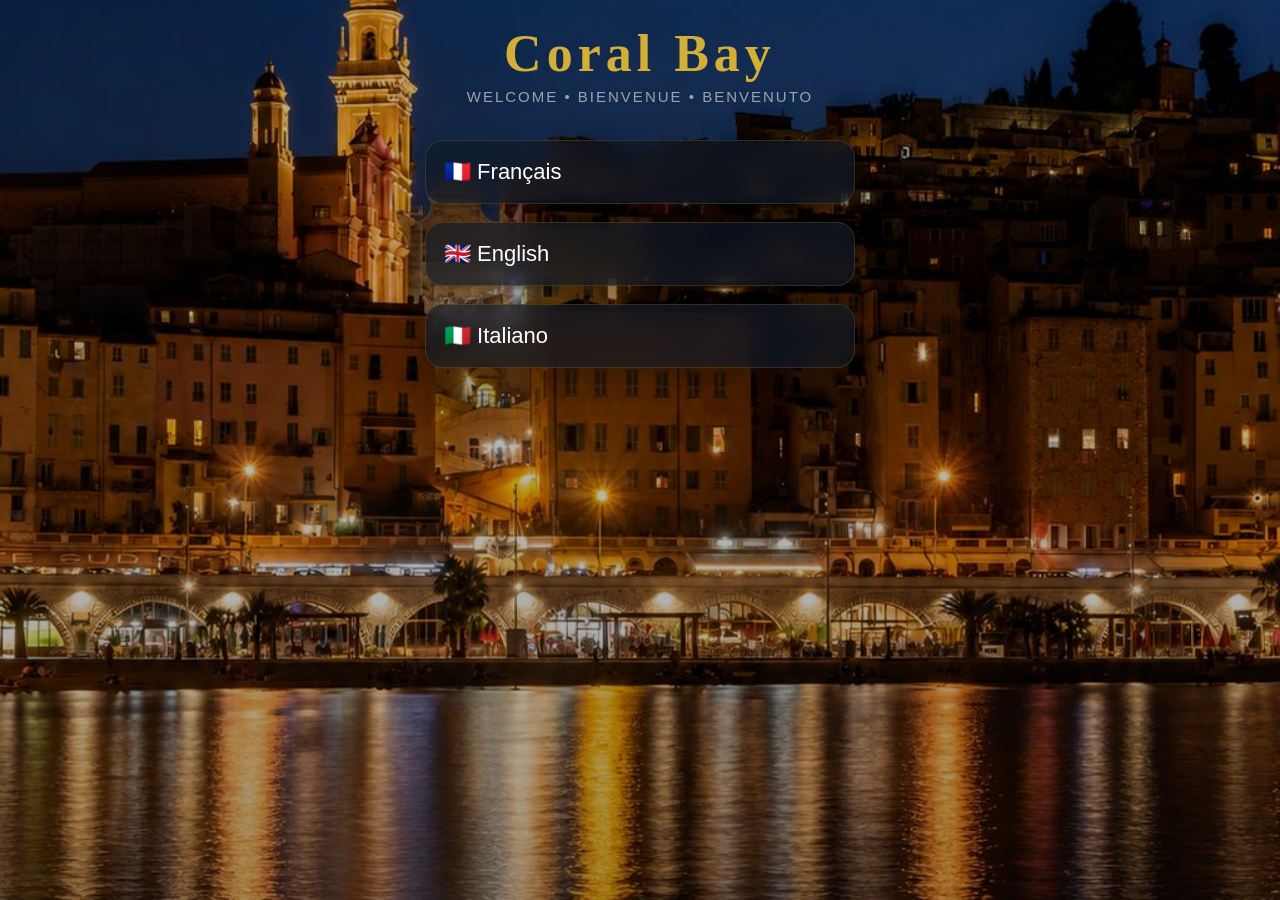
<file: index.html>
<!DOCTYPE html>
<html lang="en">

<head>

<meta charset="UTF-8">

<meta name="viewport" content="width=device-width, initial-scale=1.0">

<title>Coral Bay</title>

<link rel="stylesheet" href="css/style.css">

</head>

<body>

<div class="container">

<h1>Coral Bay</h1>

<p class="subtitle">

Welcome • Bienvenue • Benvenuto

</p>

<a href="fr.html" class="language">

🇫🇷 Français

</a>

<a href="en.html" class="language">

🇬🇧 English

</a>

<a href="it.html" class="language">

🇮🇹 Italiano

</a>

</div>

</body>

</html>
</file>
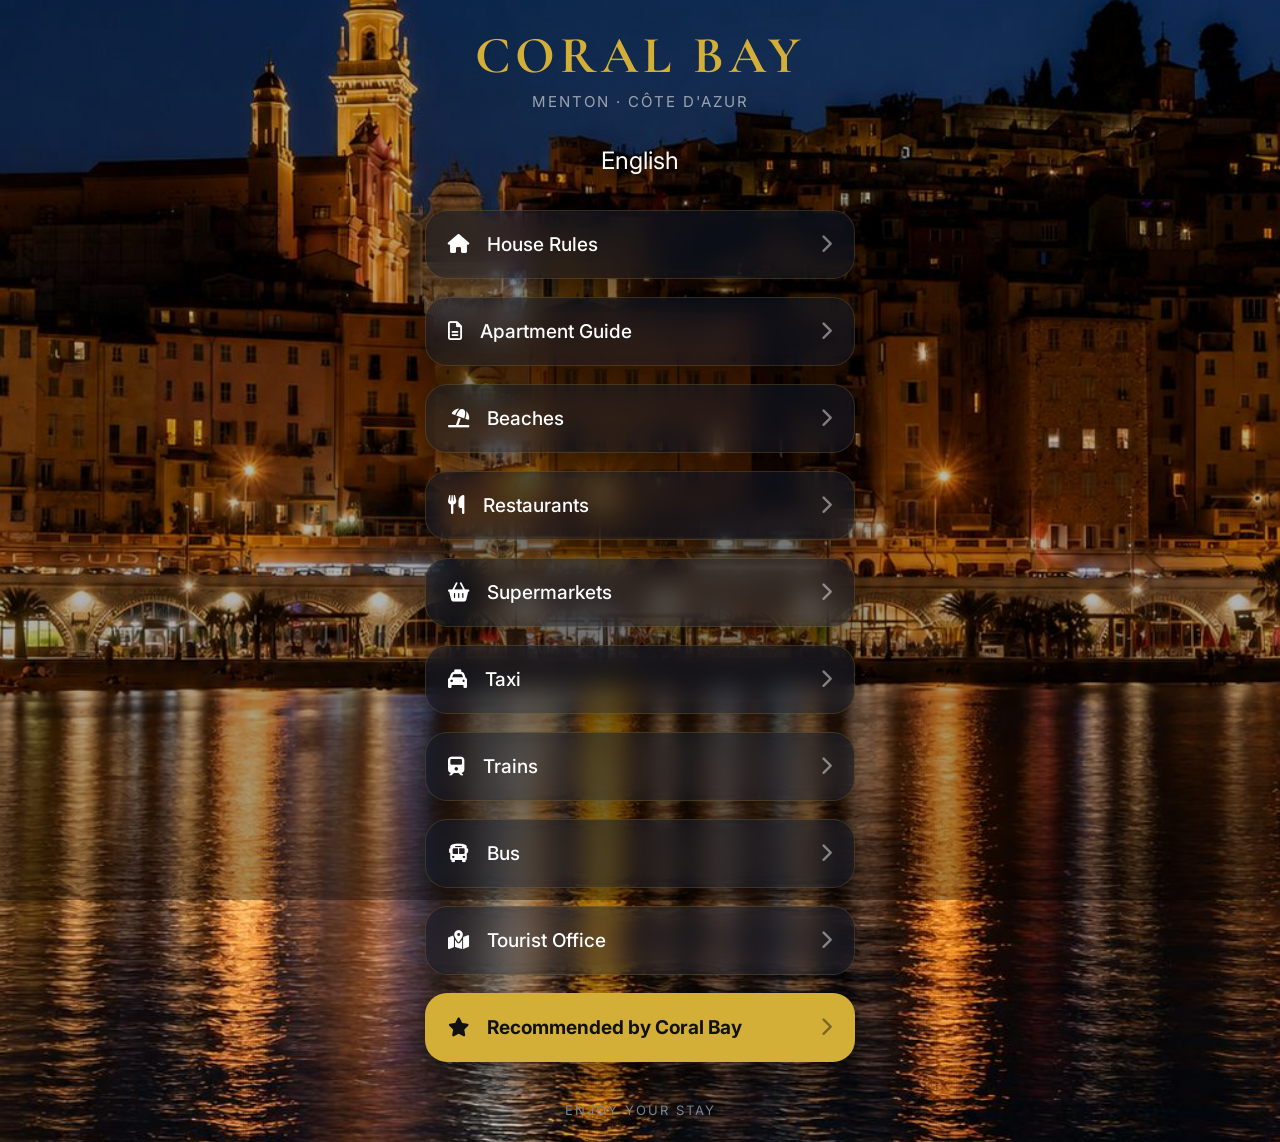
<file: en.html>
<!DOCTYPE html>
<html lang="en">

<head>

<meta charset="UTF-8">
<meta name="viewport" content="width=device-width, initial-scale=1.0">

<title>Coral Bay | English</title>

<link rel="preconnect" href="https://fonts.googleapis.com">
<link rel="preconnect" href="https://fonts.gstatic.com" crossorigin>
<link href="https://fonts.googleapis.com/css2?family=Cormorant+Garamond:wght@500;600;700&family=Inter:wght@300;400;500;600;700&display=swap" rel="stylesheet">

<link rel="stylesheet" href="css/style.css">

<link rel="stylesheet"
href="https://cdnjs.cloudflare.com/ajax/libs/font-awesome/6.7.2/css/all.min.css">

</head>

<body>

<div class="menu-page">

<h1>CORAL BAY</h1>

<p class="subtitle">
Menton · Côte d'Azur
</p>

<h2>English</h2>

<a class="menu-btn" href="pdf/en/house-rules.pdf" target="_blank">
<span><i class="fa-solid fa-house"></i> House Rules</span>
<i class="fa-solid fa-chevron-right"></i>
</a>

<a class="menu-btn" href="pdf/en/apartment-guide.pdf" target="_blank">
<span><i class="fa-regular fa-file-lines"></i> Apartment Guide</span>
<i class="fa-solid fa-chevron-right"></i>
</a>

<a class="menu-btn" href="https://www.menton-riviera-merveilles.com/menton-and-the-coast/beaches/" target="_blank">
<span><i class="fa-solid fa-umbrella-beach"></i> Beaches</span>
<i class="fa-solid fa-chevron-right"></i>
</a>

<a class="menu-btn" href="https://www.thefork.com/restaurants/menton-c343356" target="_blank">
<span><i class="fa-solid fa-utensils"></i> Restaurants</span>
<i class="fa-solid fa-chevron-right"></i>
</a>

<a class="menu-btn" href="https://www.pagesjaunes.fr/" target="_blank">
<span><i class="fa-solid fa-basket-shopping"></i> Supermarkets</span>
<i class="fa-solid fa-chevron-right"></i>
</a>

<a class="menu-btn" href="https://www.menton.taxi/" target="_blank">
<span><i class="fa-solid fa-taxi"></i> Taxi</span>
<i class="fa-solid fa-chevron-right"></i>
</a>

<a class="menu-btn" href="https://www.sncf-connect.com" target="_blank">
<span><i class="fa-solid fa-train"></i> Trains</span>
<i class="fa-solid fa-chevron-right"></i>
</a>

<a class="menu-btn" href="https://www.zestbus.fr" target="_blank">
<span><i class="fa-solid fa-bus"></i> Bus</span>
<i class="fa-solid fa-chevron-right"></i>
</a>

<a class="menu-btn" href="https://www.menton-riviera-merveilles.com/" target="_blank">
<span><i class="fa-solid fa-map-location-dot"></i> Tourist Office</span>
<i class="fa-solid fa-chevron-right"></i>
</a>

<a class="menu-btn special" href="pdf/en/Raccomandes.pdf" target="_blank">
<span><i class="fa-solid fa-star"></i> Recommended by Coral Bay</span>
<i class="fa-solid fa-chevron-right"></i>
</a>

<div class="footer">
Enjoy your stay
</div>

</div>

</body>
</html>
</file>
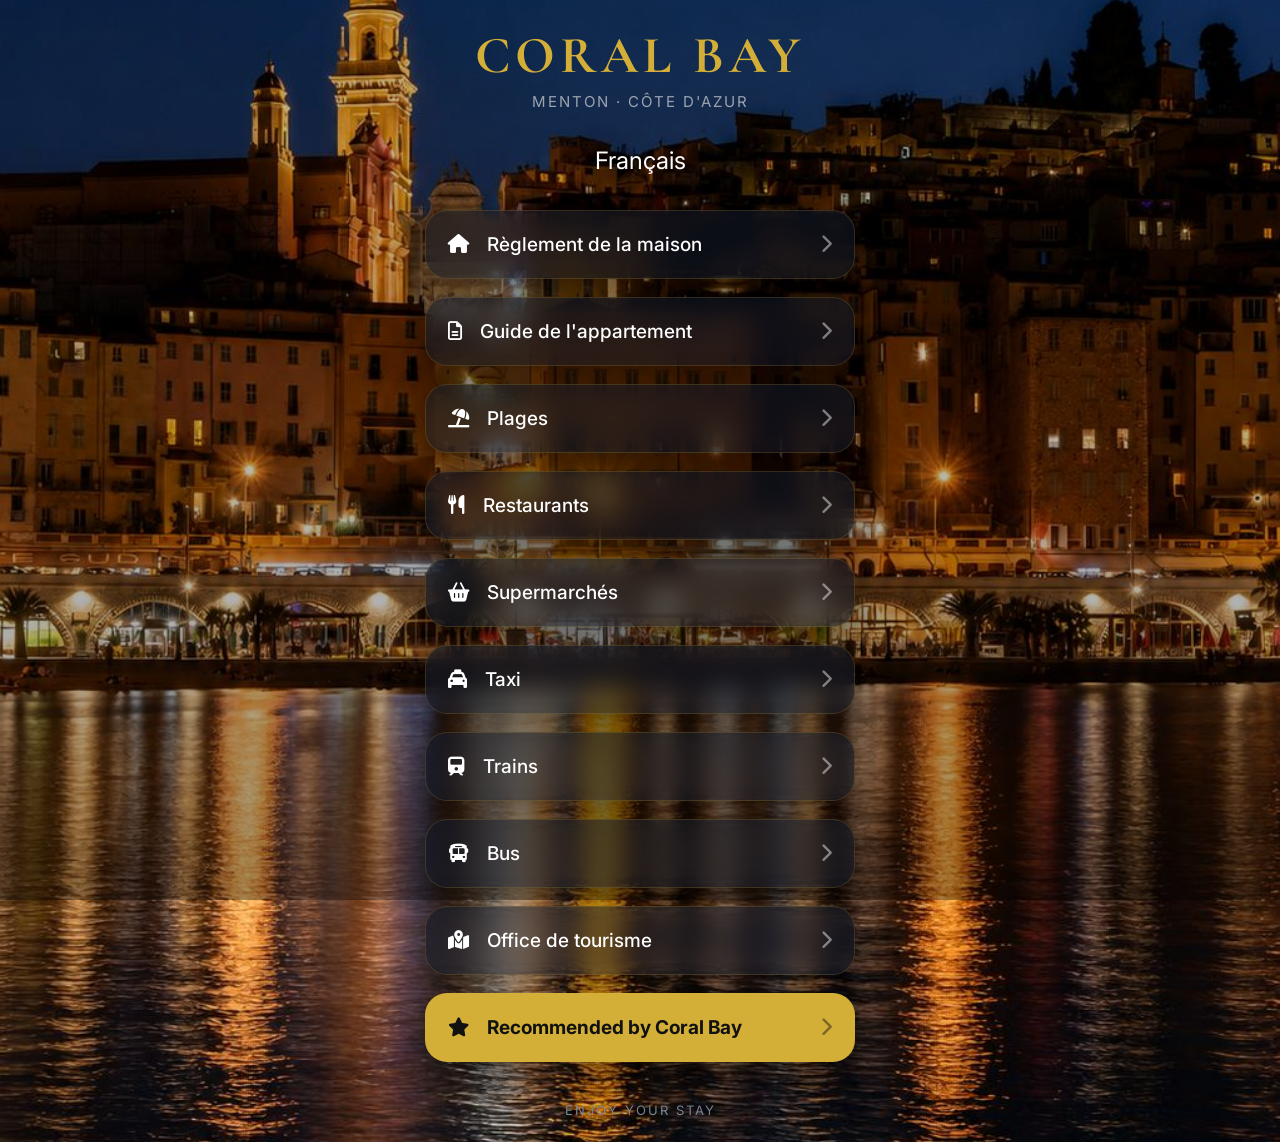
<file: fr.html>
<!DOCTYPE html>
<html lang="fr">

<head>

<meta charset="UTF-8">
<meta name="viewport" content="width=device-width, initial-scale=1.0">

<title>Coral Bay | Français</title>

<link rel="preconnect" href="https://fonts.googleapis.com">
<link rel="preconnect" href="https://fonts.gstatic.com" crossorigin>
<link href="https://fonts.googleapis.com/css2?family=Cormorant+Garamond:wght@500;600;700&family=Inter:wght@300;400;500;600;700&display=swap" rel="stylesheet">

<link rel="stylesheet" href="css/style.css">

<link rel="stylesheet"
href="https://cdnjs.cloudflare.com/ajax/libs/font-awesome/6.7.2/css/all.min.css">

</head>

<body>

<div class="menu-page">

<h1>CORAL BAY</h1>

<p class="subtitle">
Menton · Côte d'Azur
</p>

<h2>Français</h2>

<a class="menu-btn" href="pdf/fr/house-rules.pdf" target="_blank">
<span><i class="fa-solid fa-house"></i> Règlement de la maison</span>
<i class="fa-solid fa-chevron-right"></i>
</a>

<a class="menu-btn" href="pdf/fr/apartment-guide.pdf" target="_blank">
<span><i class="fa-regular fa-file-lines"></i> Guide de l'appartement</span>
<i class="fa-solid fa-chevron-right"></i>
</a>

<a class="menu-btn" href="https://www.menton-riviera-merveilles.fr/menton-et-le-littoral/plages/" target="_blank">
<span><i class="fa-solid fa-umbrella-beach"></i> Plages</span>
<i class="fa-solid fa-chevron-right"></i>
</a>

<a class="menu-btn" href="https://www.thefork.fr/restaurants/menton-c343356" target="_blank">
<span><i class="fa-solid fa-utensils"></i> Restaurants</span>
<i class="fa-solid fa-chevron-right"></i>
</a>

<a class="menu-btn" href="https://www.pagesjaunes.fr/" target="_blank">
<span><i class="fa-solid fa-basket-shopping"></i> Supermarchés</span>
<i class="fa-solid fa-chevron-right"></i>
</a>

<a class="menu-btn" href="https://www.menton.taxi/" target="_blank">
<span><i class="fa-solid fa-taxi"></i> Taxi</span>
<i class="fa-solid fa-chevron-right"></i>
</a>

<a class="menu-btn" href="https://www.sncf-connect.com" target="_blank">
<span><i class="fa-solid fa-train"></i> Trains</span>
<i class="fa-solid fa-chevron-right"></i>
</a>

<a class="menu-btn" href="https://www.zestbus.fr" target="_blank">
<span><i class="fa-solid fa-bus"></i> Bus</span>
<i class="fa-solid fa-chevron-right"></i>
</a>

<a class="menu-btn" href="https://www.menton-riviera-merveilles.fr/" target="_blank">
<span><i class="fa-solid fa-map-location-dot"></i> Office de tourisme</span>
<i class="fa-solid fa-chevron-right"></i>
</a>

<a class="menu-btn special" href="pdf/fr/Raccomandes.pdf" target="_blank">
<span><i class="fa-solid fa-star"></i> Recommended by Coral Bay</span>
<i class="fa-solid fa-chevron-right"></i>
</a>

<div class="footer">
Enjoy your stay
</div>

</div>

</body>
</html>
</file>
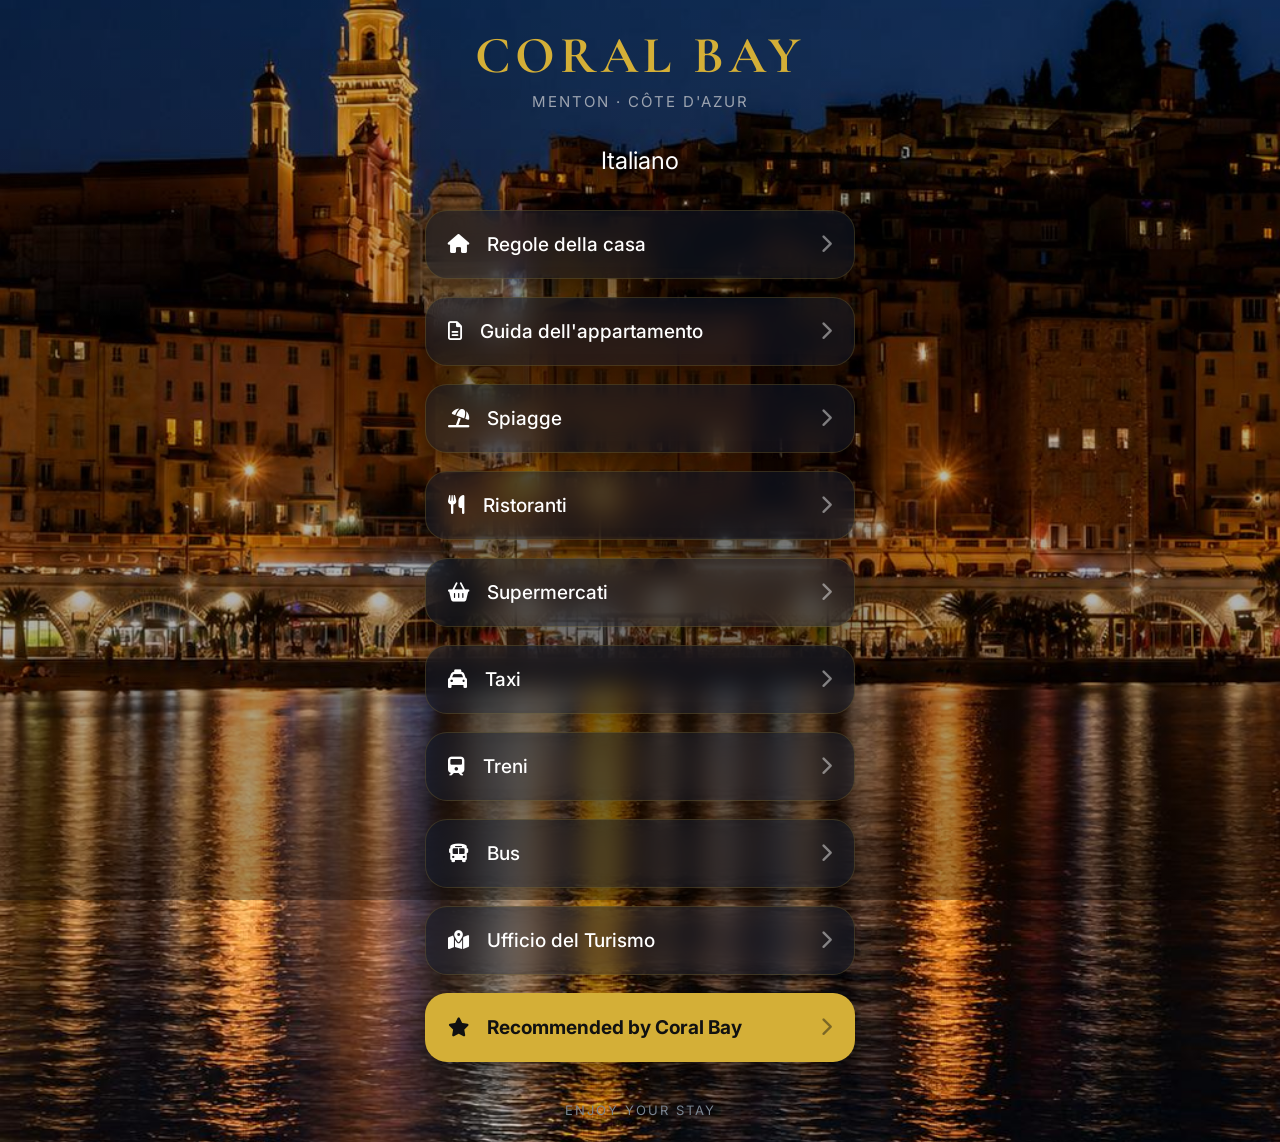
<file: it.html>
<!DOCTYPE html>
<html lang="it">

<head>

<meta charset="UTF-8">
<meta name="viewport" content="width=device-width, initial-scale=1.0">

<link rel="preconnect" href="https://fonts.googleapis.com">

<link rel="preconnect" href="https://fonts.gstatic.com" crossorigin>

<link href="https://fonts.googleapis.com/css2?family=Cormorant+Garamond:wght@500;600;700&family=Inter:wght@300;400;500;600;700&display=swap" rel="stylesheet">

<title>Coral Bay | Italiano</title>

<link rel="stylesheet" href="css/style.css">

<link rel="stylesheet"
href="https://cdnjs.cloudflare.com/ajax/libs/font-awesome/6.7.2/css/all.min.css">

</head>

<body>

<div class="menu-page">

<h1>CORAL BAY</h1>

<p class="subtitle">
Menton · Côte d'Azur
</p>

<h2>Italiano</h2>

<a class="menu-btn" href="pdf/it/house-rules.pdf" target="_blank">

<span>
<i class="fa-solid fa-house"></i>
Regole della casa
</span>

<i class="fa-solid fa-chevron-right"></i>

</a>

<a class="menu-btn" href="pdf/it/apartment-guide.pdf" target="_blank">

<span>
<i class="fa-regular fa-file-lines"></i>
Guida dell'appartamento
</span>

<i class="fa-solid fa-chevron-right"></i>

</a>

<a class="menu-btn"
href="https://www.menton-riviera-merveilles.it/mentone-e-il-litorale/le-spiagge/"
target="_blank">

<span>
<i class="fa-solid fa-umbrella-beach"></i>
Spiagge
</span>

<i class="fa-solid fa-chevron-right"></i>

</a>

<a class="menu-btn"
href="https://www.thefork.com/restaurants/menton-c343356"
target="_blank">

<span>
<i class="fa-solid fa-utensils"></i>
Ristoranti
</span>

<i class="fa-solid fa-chevron-right"></i>

</a>

<a class="menu-btn"
href="https://www.pagesjaunes.fr/annuaire/chercherlespros?quoiqui=supermarches+hypermarches&ou=14+Rue+Amiral+Courbet%2C+Menton+%286500%29&univers=pagesjaunes&idOu="
target="_blank">

<span>
<i class="fa-solid fa-basket-shopping"></i>
Supermercati
</span>

<i class="fa-solid fa-chevron-right"></i>

</a>

<a class="menu-btn"
href="https://www.menton.taxi/"
target="_blank">

<span>
<i class="fa-solid fa-taxi"></i>
Taxi
</span>

<i class="fa-solid fa-chevron-right"></i>

</a>

<a class="menu-btn"
href="https://www.sncf-connect.com"
target="_blank">

<span>
<i class="fa-solid fa-train"></i>
Treni
</span>

<i class="fa-solid fa-chevron-right"></i>

</a>

<a class="menu-btn"
href="https://www.zestbus.fr"
target="_blank">

<span>
<i class="fa-solid fa-bus"></i>
Bus
</span>

<i class="fa-solid fa-chevron-right"></i>

</a>

<a class="menu-btn"
href="https://www.menton-riviera-merveilles.fr/"
target="_blank">

<span>
<i class="fa-solid fa-map-location-dot"></i>
Ufficio del Turismo
</span>

<i class="fa-solid fa-chevron-right"></i>

</a>

<a class="menu-btn special"
href="pdf/it/Raccomandes.pdf"
target="_blank">

<span>
<i class="fa-solid fa-star"></i>
Recommended by Coral Bay
</span>

<i class="fa-solid fa-chevron-right"></i>

</a>

<div class="footer">

Enjoy your stay

</div>

</div>

</body>

</html>
</file>
<file: css/style.css>
/* =====================================================
CORAL BAY
Luxury Edition V3
===================================================== */

*{
margin:0;
padding:0;
box-sizing:border-box;
}

body{

font-family:'Inter',sans-serif;

background:
linear-gradient(
rgba(0,0,0,.20),
rgba(0,0,0,.35)
),
url("../images/background.jpg");

background-size:cover;

background-position:center;

background-repeat:no-repeat;

background-attachment:fixed;

color:white;

min-height:100vh;

padding:24px;

}

/*----------------*/

.container,
.menu-page{

max-width:430px;

margin:auto;

}

/*----------------*/

h1{

font-family:'Cormorant Garamond',serif;

font-size:52px;

font-weight:700;

letter-spacing:5px;

text-align:center;

color:#D4AF37;

margin-bottom:5px;

}

.subtitle{

text-align:center;

color:#9ca3af;

font-size:15px;

letter-spacing:2px;

margin-bottom:35px;

text-transform:uppercase;

}

.menu-page h2{

text-align:center;

font-weight:400;

font-size:24px;

margin-bottom:35px;

}

/*----------------*/

.language{

display:block;

text-decoration:none;

background:rgba(15,25,40,.65);

padding:18px;

border-radius:18px;

margin-bottom:18px;

color:white;

font-size:22px;

font-weight:500;

border:1px solid rgba(212,175,55,.18);

transition:.30s;

box-shadow:0 15px 35px rgba(0,0,0,.25);

}

.language:hover{

background:#203247;

transform:translateY(-3px);

}

/*----------------*/

.menu-btn{

display:flex;

justify-content:space-between;

align-items:center;

text-decoration:none;

background:rgba(15,25,40,.55);

padding:22px;

margin-bottom:18px;

border-radius:22px;

color:white;

font-size:19px;

font-weight:500;

border:1px solid rgba(212,175,55,.18);

box-shadow:0 15px 40px rgba(0,0,0,.45);

transition:.30s;

}

.menu-btn span{

display:flex;

align-items:center;

gap:18px;

}

.menu-btn:hover{

background:#22354a;

border-color:#D4AF37;

transform:translateY(-4px);

}

.menu-btn:active{

transform:scale(.98);

}

.fa-chevron-right{

opacity:.45;

transition:.30s;

}

.menu-btn:hover .fa-chevron-right{

transform:translateX(5px);

opacity:1;

}

.special{

background:#D4AF37;

color:#111;

font-weight:700;

}

/*----------------*/

.footer{

margin-top:40px;

text-align:center;

color:#7c8794;

font-size:13px;

letter-spacing:2px;

text-transform:uppercase;

}

/*----------------*/

@media(max-width:480px){

body{

padding:18px;

}

h1{

font-size:46px;

}

.language{

font-size:20px;

}

.menu-btn{

font-size:18px;

padding:20px;

}

}
.menu-btn,
.language{

backdrop-filter:blur(12px);

-webkit-backdrop-filter:blur(12px);

}
</file>
